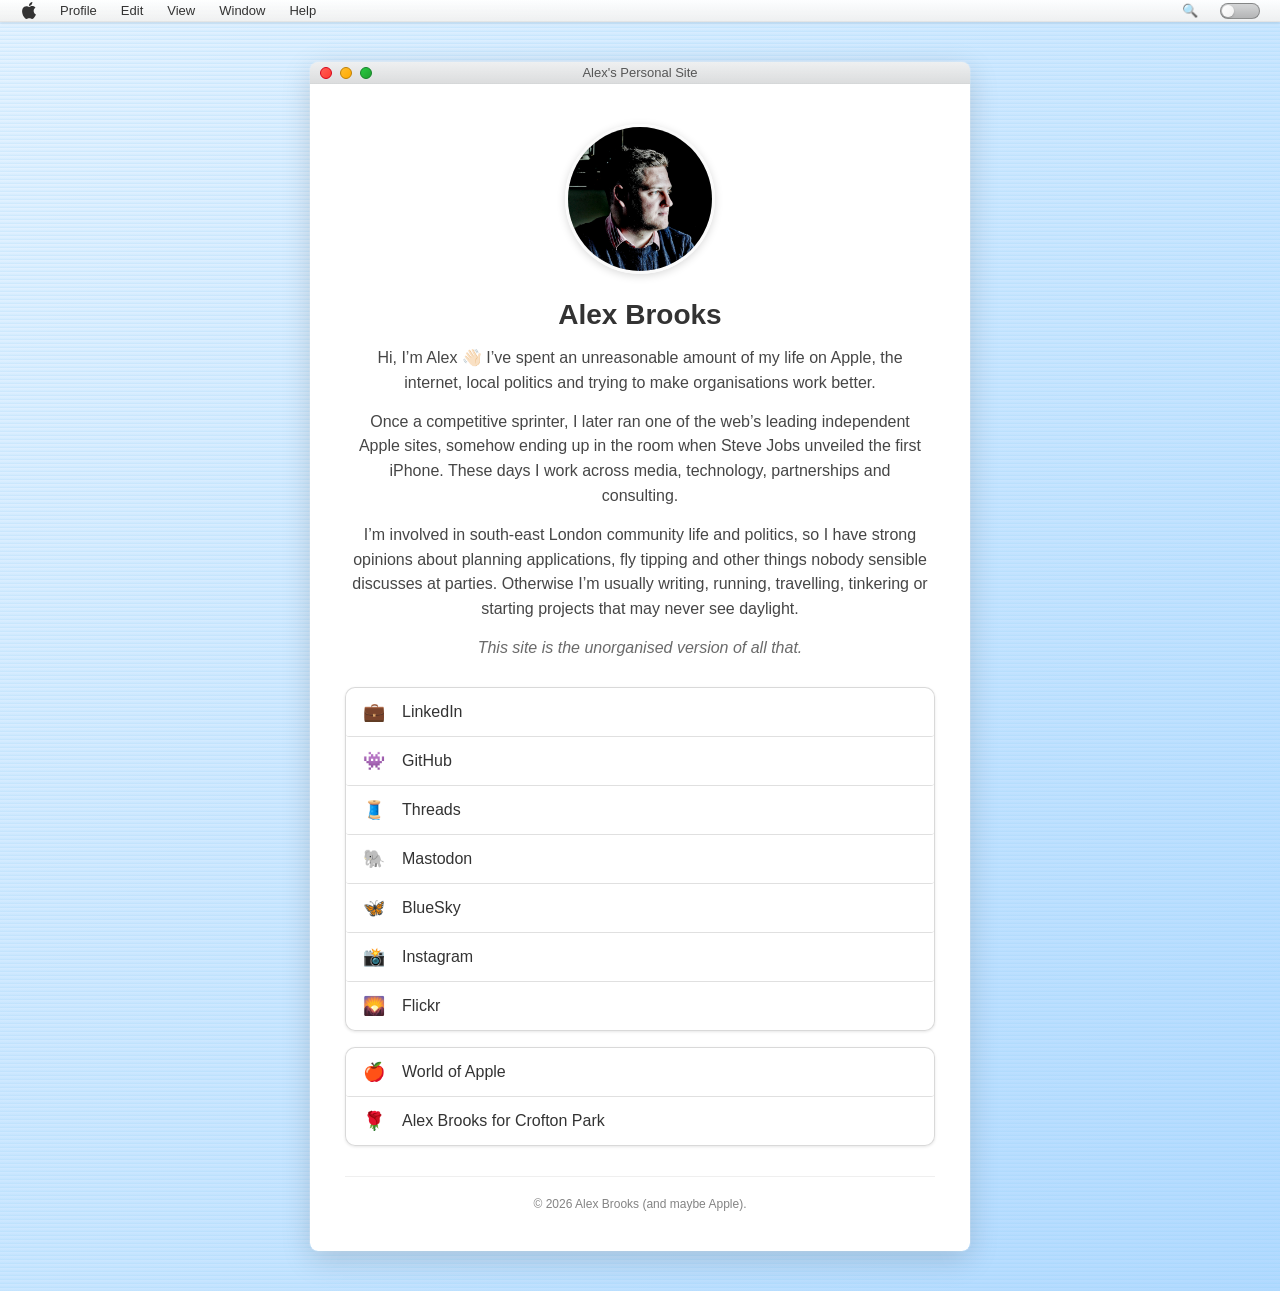
<file: index.html>
<!DOCTYPE html>
<html lang="en">

<head>
    <meta charset="UTF-8">
    <meta name="viewport" content="width=device-width, initial-scale=1.0">
    <title>Alex Brooks</title>

    <meta name="description"
        content="Alex Brooks — writer, consultant, and technology enthusiast. Sharing projects, photography, and thoughts on Apple, technology, and politics">
    <meta name="keywords"
        content="Alex Brooks, Apple enthusiast, World of Apple, photography, local activism, community projects London, politics, technology, London personal website, AlexBrooks, AlexBrooksUK">
    <meta name="author" content="Alex Brooks">

    <!-- Open Graph / Facebook -->
    <meta property="og:type" content="website">
    <meta property="og:url" content="https://alexbrooks.co.uk/">
    <meta property="og:title" content="Alex Brooks - Personal Website">
    <meta property="og:description"
        content="Personal website of Alex Brooks. Connect with me on social media and explore my work.">
    <meta property="og:image" content="https://alexbrooks.co.uk/images/alex-brooks-side.jpg">
    <meta property="og:image:width" content="800">
    <meta property="og:image:height" content="800">
    <meta property="og:image:alt" content="Alex Brooks">

    <!-- Twitter -->
    <meta property="twitter:card" content="summary_large_image">
    <meta property="twitter:url" content="https://alexbrooks.co.uk/">
    <meta property="twitter:title" content="Alex Brooks - Personal Website">
    <meta property="twitter:description"
        content="Personal website of Alex Brooks. Connect with me on social media and explore my work.">
    <meta property="twitter:image" content="https://alexbrooks.co.uk/images/alex-brooks-side.jpg">
    <meta property="twitter:image:alt" content="Alex Brooks">

    <!-- Favicons -->
    <link rel="icon" type="image/x-icon" href="images/favicon.ico">
    <link rel="icon" type="image/svg+xml" href="images/favicon.svg">
    <link rel="icon" type="image/png" sizes="16x16" href="images/favicon-16x16.png">
    <link rel="icon" type="image/png" sizes="32x32" href="images/favicon-32x32.png">
    <link rel="icon" type="image/png" sizes="64x64" href="images/favicon-64x64.png">
    <link rel="icon" type="image/png" sizes="96x96" href="images/favicon-96x96.png">
    <link rel="apple-touch-icon" sizes="180x180" href="images/apple-touch-icon.png">

    <meta name="apple-mobile-web-app-title" content="Alex Brooks">
    <meta name="application-name" content="Alex Brooks">

    <!-- SEO -->
    <meta name="robots" content="index, follow">
    <meta name="viewport" content="width=device-width, initial-scale=1.0">
    <link rel="canonical" href="https://alexbrooks.co.uk/">


    <!-- JSON-LD Structured Data -->
    <script type="application/ld+json">
    {
      "@context": "https://schema.org",
      "@type": "Person",
      "name": "Alex Brooks",
      "description": "Writer, digital transformation consultant, and technology enthusiast. Sharing projects, photography, and thoughts on Apple, technology, and politics",
      "image": "https://alexbrooks.co.uk/images/alex-brooks-side.jpg",
      "url": "https://alexbrooks.co.uk/",
      "sameAs": [
        "https://linkedin.com/in/alexbrooks",
        "https://threads.net/alexbrooks",
        "https://mastodon.social/@Alexbrooks",
        "https://bsky.app/profile/alexbrooks.co.uk",
        "https://instagram.com/alexbrooks",
        "https://www.flickr.com/photos/alexbrooks/"
      ]
    }
    </script>

    <style>
        * {
            margin: 0;
            padding: 0;
            box-sizing: border-box;
        }

        body {
            font-family: -apple-system, BlinkMacSystemFont, 'SF Pro Display', 'SF Pro Text', 'Helvetica Neue', sans-serif;
            min-height: 100vh;
            transition: all 0.3s ease;
            padding-top: 22px;
            /* Space for menu bar */
        }

        /* Light mode - Classic Aqua */
        body.light {
            background:
                linear-gradient(0deg,
                    rgba(135, 206, 250, 0.3) 0px,
                    rgba(135, 206, 250, 0.1) 1px,
                    rgba(135, 206, 250, 0.1) 2px,
                    transparent 3px),
                linear-gradient(135deg,
                    #e6f3ff 0%,
                    #cce7ff 50%,
                    #b3daff 100%);
            background-size: 100% 4px, 100% 100%;
            color: #333;
        }

        /* Dark mode - Darker Aqua */
        body.dark {
            background:
                linear-gradient(0deg,
                    rgba(70, 130, 180, 0.2) 0px,
                    rgba(70, 130, 180, 0.05) 1px,
                    rgba(70, 130, 180, 0.05) 2px,
                    transparent 3px),
                linear-gradient(135deg,
                    #1a2332 0%,
                    #253040 50%,
                    #2d3a4a 100%);
            background-size: 100% 4px, 100% 100%;
            color: #e0e0e0;
        }

        /* Mac Menu Bar */
        .menu-bar {
            position: fixed;
            top: 0;
            left: 0;
            right: 0;
            height: 22px;
            z-index: 1000;
            display: flex;
            align-items: center;
            padding: 0 10px;
            font-size: 13px;
            font-weight: 500;
        }

        .light .menu-bar {
            background: linear-gradient(180deg,
                    rgba(255, 255, 255, 0.95) 0%,
                    rgba(240, 240, 240, 0.95) 100%);
            border-bottom: 1px solid rgba(0, 0, 0, 0.1);
            box-shadow: 0 1px 3px rgba(0, 0, 0, 0.1);
            color: #333;
        }

        .dark .menu-bar {
            background: linear-gradient(180deg,
                    rgba(60, 60, 60, 0.95) 0%,
                    rgba(45, 45, 45, 0.95) 100%);
            border-bottom: 1px solid rgba(255, 255, 255, 0.1);
            box-shadow: 0 1px 3px rgba(0, 0, 0, 0.3);
            color: #e0e0e0;
        }

        .menu-item {
            padding: 0 12px;
            cursor: pointer;
            transition: background-color 0.2s;
            border-radius: 3px;
            line-height: 20px;
            display: flex;
            align-items: center;
        }

        a.menu-item {
            color: inherit;
            text-decoration: none;
        }

        a.menu-item:visited {
            color: inherit;
        }

        a.menu-item:focus {
            outline: none;
        }

        .apple-logo {
            margin-top: -1px;
            /* Fine-tune vertical alignment */
        }

        .light .menu-item:hover {
            background-color: rgba(0, 122, 255, 0.8);
            color: white;
        }

        .dark .menu-item:hover {
            background-color: rgba(0, 122, 255, 0.8);
            color: white;
        }

        .menu-spacer {
            flex-grow: 1;
        }

        .container {
            max-width: 700px;
            margin: 40px auto;
            padding: 0 20px;
        }

        /*Window styling */
        .window {
            border-radius: 8px;
            overflow: hidden;
            box-shadow:
                0 8px 30px rgba(0, 0, 0, 0.15),
                0 0 0 1px rgba(255, 255, 255, 0.2);
        }

        /* Window Title Bar */
        .title-bar {
            height: 22px;
            display: flex;
            align-items: center;
            padding: 0 10px;
            position: relative;
        }

        .light .title-bar {
            background: linear-gradient(180deg,
                    rgba(240, 240, 240, 0.95) 0%,
                    rgba(220, 220, 220, 0.95) 100%);
            border-bottom: 1px solid rgba(0, 0, 0, 0.1);
        }

        .dark .title-bar {
            background: linear-gradient(180deg,
                    rgba(80, 80, 80, 0.95) 0%,
                    rgba(65, 65, 65, 0.95) 100%);
            border-bottom: 1px solid rgba(255, 255, 255, 0.1);
        }

        .window-controls {
            display: flex;
            gap: 8px;
        }

        .control-btn {
            width: 12px;
            height: 12px;
            border-radius: 50%;
            border: 1px solid;
            cursor: pointer;
            transition: all 0.2s ease;
        }

        .close-btn {
            background: linear-gradient(135deg, #ff5f57 0%, #ff3b30 100%);
            border-color: #d70015;
        }

        .minimize-btn {
            background: linear-gradient(135deg, #ffbd2e 0%, #ffaa00 100%);
            border-color: #bf7f00;
        }

        .maximize-btn {
            background: linear-gradient(135deg, #28ca42 0%, #20a030 100%);
            border-color: #128025;
        }

        .control-btn:hover {
            filter: brightness(1.1);
            transform: scale(1.05);
        }

        .window-title {
            position: absolute;
            left: 50%;
            transform: translateX(-50%);
            font-size: 13px;
            font-weight: 500;
            opacity: 0.8;
        }

        /* Window Content */
        .profile-card {
            backdrop-filter: blur(20px);
            padding: 40px 35px;
            text-align: center;
            position: relative;
        }

        .light .profile-card {
            background: #ffffff;
        }

        .dark .profile-card {
            background: #2d3748;
        }

        /* Headshot styling */
        .headshot {
            width: 150px;
            height: 150px;
            border-radius: 50%;
            margin: 0 auto 25px;
            border: 3px solid;
            box-shadow:
                inset 0 1px 3px rgba(0, 0, 0, 0.1),
                0 2px 8px rgba(0, 0, 0, 0.15);
            background: linear-gradient(135deg, #ddd 0%, #f0f0f0 100%);
            display: flex;
            align-items: center;
            justify-content: center;
            font-size: 14px;
            color: #666;
        }

        .light .headshot {
            border-color: rgba(255, 255, 255, 0.8);
        }

        .dark .headshot {
            border-color: rgba(255, 255, 255, 0.3);
            background: linear-gradient(135deg, #444 0%, #555 100%);
            color: #999;
        }

        .name {
            font-size: 28px;
            font-weight: bold;
            margin-bottom: 15px;
            text-shadow: 0 1px 2px rgba(255, 255, 255, 0.5);
        }

        .dark .name {
            text-shadow: 0 1px 2px rgba(0, 0, 0, 0.5);
        }

        /* Biography styling */

        .bio {
            max-width: 580px;
            margin: 0 auto 26px;
            text-align: center;
            font-size: 16px;
            line-height: 1.55;
            font-weight: 400;
            opacity: 0.9;
        }

        .bio p {
            margin: 0 0 14px;
        }

        .bio p:last-child {
            margin-bottom: 0;
            font-style: italic;
            opacity: 0.8;
        }

        /* Footer styling */
        .footer {
            font-size: 12px;
            opacity: 0.6;
            text-align: center;
            margin-top: 20px;
            padding-top: 20px;
            border-top: 1px solid;
        }

        .light .footer {
            border-color: rgba(0, 0, 0, 0.1);
        }

        .dark .footer {
            border-color: rgba(255, 255, 255, 0.1);
        }

        /* Social Links - Stacked vertically */

        .social-links {
            display: flex;
            flex-direction: column;
            gap: 10px;
            align-items: center;
            max-width: 250px;
            margin: 0 auto 30px auto;
        }

        .social-btn {
            padding: 10px 24px;
            border: none;
            border-radius: 16px;
            font-size: 14px;
            font-weight: 500;
            text-decoration: none;
            display: inline-flex;
            align-items: center;
            gap: 10px;
            transition: all 0.15s ease;
            cursor: pointer;
            position: relative;
            overflow: hidden;
            width: 100%;
            justify-content: flex-start;
        }

        .light .social-btn {
            background: linear-gradient(180deg,
                    rgba(255, 255, 255, 0.95) 0%,
                    rgba(245, 245, 245, 0.95) 50%,
                    rgba(230, 230, 230, 0.95) 100%);
            border: 1px solid rgba(255, 255, 255, 0.6);
            box-shadow:
                inset 0 1px 0 rgba(255, 255, 255, 0.9),
                0 1px 3px rgba(0, 0, 0, 0.1);
            color: #333;
        }

        .dark .social-btn {
            background: linear-gradient(180deg,
                    rgba(255, 255, 255, 0.2) 0%,
                    rgba(255, 255, 255, 0.15) 50%,
                    rgba(255, 255, 255, 0.1) 100%);
            border: 1px solid rgba(255, 255, 255, 0.3);
            box-shadow:
                inset 0 1px 0 rgba(255, 255, 255, 0.3),
                0 1px 3px rgba(0, 0, 0, 0.2);
            color: #e0e0e0;
        }

        .social-btn:hover {
            transform: translateY(-1px);
        }

        .light .social-btn:hover {
            background: linear-gradient(180deg,
                    rgba(255, 255, 255, 1) 0%,
                    rgba(250, 250, 250, 1) 50%,
                    rgba(240, 240, 240, 1) 100%);
            box-shadow:
                inset 0 1px 0 rgba(255, 255, 255, 1),
                0 2px 6px rgba(0, 0, 0, 0.15);
        }

        .dark .social-btn:hover {
            background: linear-gradient(180deg,
                    rgba(255, 255, 255, 0.25) 0%,
                    rgba(255, 255, 255, 0.2) 50%,
                    rgba(255, 255, 255, 0.15) 100%);
            box-shadow:
                inset 0 1px 0 rgba(255, 255, 255, 0.4),
                0 2px 6px rgba(0, 0, 0, 0.3);
        }

        .social-btn:active {
            transform: translateY(0);
        }

        .light .social-btn:active {
            background: linear-gradient(180deg,
                    rgba(230, 230, 230, 0.95) 0%,
                    rgba(245, 245, 245, 0.95) 50%,
                    rgba(255, 255, 255, 0.95) 100%);
            box-shadow:
                inset 0 1px 2px rgba(0, 0, 0, 0.1),
                0 1px 2px rgba(0, 0, 0, 0.1);
        }

        .dark .social-btn:active {
            background: linear-gradient(180deg,
                    rgba(255, 255, 255, 0.1) 0%,
                    rgba(255, 255, 255, 0.15) 50%,
                    rgba(255, 255, 255, 0.2) 100%);
            box-shadow:
                inset 0 1px 2px rgba(0, 0, 0, 0.2),
                0 1px 2px rgba(0, 0, 0, 0.2);
        }

        /* Button Menu styling */
        .stacked-menu {
            max-width: 100%;
            margin: 0 auto 30px auto;
        }

        .menu-section {
            background: rgba(255, 255, 255, 0.8);
            border-radius: 10px;
            margin-bottom: 16px;
            overflow: hidden;
            box-shadow: 0 1px 3px rgba(0, 0, 0, 0.1);
            border: 1px solid rgba(0, 0, 0, 0.15);
        }

        .dark .menu-section {
            background: rgba(255, 255, 255, 0.1);
            box-shadow: 0 1px 3px rgba(0, 0, 0, 0.3);
            border: 1px solid rgba(255, 255, 255, 0.15);
        }

        .stacked-menu .menu-item {
            display: flex;
            align-items: center;
            padding: 12px 16px;
            text-decoration: none;
            color: inherit;
            border-bottom: 1px solid rgba(0, 0, 0, 0.12);
            transition: background-color 0.2s ease;
            position: relative;
        }

        .dark .stacked-menu .menu-item {
            border-bottom: 1px solid rgba(255, 255, 255, 0.1);
        }

        .stacked-menu .menu-item:last-child {
            border-bottom: none;
        }

        .stacked-menu .menu-item:hover {
            background-color: rgba(0, 122, 255, 0.1);
        }

        .dark .stacked-menu .menu-item:hover {
            background-color: rgba(0, 122, 255, 0.2);
        }

        /* Ensure stacked menu text stays readable on hover */
        .light .stacked-menu .menu-item:hover {
            color: #333;
        }

        .dark .stacked-menu .menu-item:hover {
            color: inherit;
        }

        .stacked-menu .menu-item:active {
            background-color: rgba(0, 122, 255, 0.2);
        }

        .dark .stacked-menu .menu-item:active {
            background-color: rgba(0, 122, 255, 0.3);
        }

        .menu-icon {
            width: 24px;
            height: 24px;
            display: flex;
            align-items: center;
            justify-content: center;
            font-size: 18px;
            margin-right: 16px;
        }

        .menu-text {
            flex: 1;
            font-size: 16px;
            font-weight: 400;
            text-align: left;
        }


        /* Theme Toggle */

        .theme-toggle {
            width: 40px;
            height: 16px;
            border-radius: 8px;
            border: none;
            cursor: pointer;
            transition: all 0.3s ease;
            position: relative;
            margin-left: 10px;
            margin-right: 10px;
        }

        /* Light mode - darker background for better visibility */
        .light .theme-toggle {
            background: linear-gradient(180deg,
                    rgba(0, 0, 0, 0.15) 0%,
                    rgba(0, 0, 0, 0.25) 100%);
            border: 1px solid rgba(0, 0, 0, 0.3);
        }

        /* Dark mode - lighter background */
        .dark .theme-toggle {
            background: linear-gradient(180deg,
                    rgba(255, 255, 255, 0.3) 0%,
                    rgba(255, 255, 255, 0.1) 100%);
            border: 1px solid rgba(255, 255, 255, 0.3);
        }

        .theme-toggle::before {
            content: '';
            position: absolute;
            top: 1px;
            left: 1px;
            width: 12px;
            height: 12px;
            border-radius: 50%;
            transition: all 0.3s ease;
            box-shadow: 0 1px 2px rgba(0, 0, 0, 0.2);
        }

        /* Light mode - white circle on dark background */
        .light .theme-toggle::before {
            background: linear-gradient(135deg,
                    #ffffff 0%,
                    #f0f0f0 100%);
        }

        /* Dark mode - dark circle on light background, moved to right */
        .dark .theme-toggle::before {
            background: linear-gradient(135deg,
                    #333333 0%,
                    #444444 100%);
            transform: translateX(22px);
        }

        @media (max-width: 480px) {
            .container {
                margin: 20px auto;
                padding: 0 15px;
            }

            .profile-card {
                padding: 22px 14px;
            }

            .headshot {
                width: 120px;
                height: 120px;
            }

            .name {
                font-size: 24px;
            }

            .bio {
                font-size: 15px;
                line-height: 1.5;
                margin-bottom: 16px;
            }

            .bio p {
                margin-bottom: 12px;
            }

            .social-links {
                max-width: 220px;
            }

            .stacked-menu {
                margin: 0 auto 20px auto;
            }

            .stacked-menu .menu-item {
                padding: 10px 14px;
            }

            .menu-text {
                font-size: 15px;
            }

            .menu-icon {
                width: 22px;
                height: 22px;
                font-size: 16px;
                margin-right: 14px;
            }

            .menu-item {
                padding: 0 8px;
                font-size: 12px;
            }
        }
    </style>
    <!-- GoSquared Analytics -->
    <script>
        !function (g, s, q, r, d) {
            r = g[r] = g[r] || function () { (r.q = r.q || []).push(arguments) };
            d = s.createElement(q); d.src = '//d1l6p2sc9645hc.cloudfront.net/gosquared.js'; q =
                s.getElementsByTagName(q)[0]; q.parentNode.insertBefore(d, q)
        }(window, document
            , 'script', '_gs');

        _gs('GSN-923931-O');
        _gs('set', 'anonymizeIP', true);
    </script>

</head>

<body class="light">
    <!-- Mac Menu Bar -->
    <div class="menu-bar">
        <div class="menu-item">
            <svg class="apple-logo" width="14" height="17" viewBox="0 0 256 315" fill="currentColor"
                xmlns="http://www.w3.org/2000/svg" preserveAspectRatio="xMidYMid">
                <path
                    d="M213.803394,167.030943 C214.2452,214.609646 255.542482,230.442639 256,230.644727 C255.650812,231.761357 249.401383,253.208293 234.24263,275.361446 C221.138555,294.513969 207.538253,313.596333 186.113759,313.991545 C165.062051,314.379442 158.292752,301.507828 134.22469,301.507828 C110.163898,301.507828 102.642899,313.596301 82.7151126,314.379442 C62.0350407,315.16201 46.2873831,293.668525 33.0744079,274.586162 C6.07529317,235.552544 -14.5576169,164.286328 13.147166,116.18047 C26.9103111,92.2909053 51.5060917,77.1630356 78.2026125,76.7751096 C98.5099145,76.3877456 117.677594,90.4371851 130.091705,90.4371851 C142.497945,90.4371851 165.790755,73.5415029 190.277627,76.0228474 C200.528668,76.4495055 229.303509,80.1636878 247.780625,107.209389 C246.291825,108.132333 213.44635,127.253405 213.803394,167.030988 M174.239142,50.1987033 C185.218331,36.9088319 192.607958,18.4081019 190.591988,0 C174.766312,0.636050225 155.629514,10.5457909 144.278109,23.8283506 C134.10507,35.5906758 125.195775,54.4170275 127.599657,72.4607932 C145.239231,73.8255433 163.259413,63.4970262 174.239142,50.1987249" />
            </svg>
        </div>
        <a href="" class="menu-item" target="_blank" rel="noopener">
            Profile
        </a>
        <div class="menu-item">Edit</div>
        <div class="menu-item">View</div>
        <div class="menu-item">Window</div>
        <div class="menu-item">Help</div>
        <div class="menu-spacer"></div>
        <div class="menu-item">🔍</div>
        <button class="theme-toggle" onclick="toggleTheme()" aria-label="Toggle dark mode"></button>
    </div>

    <div class="container">
        <div class="window">
            <!-- Mac Window Title Bar -->
            <div class="title-bar">
                <div class="window-controls">
                    <div class="control-btn close-btn"></div>
                    <div class="control-btn minimize-btn"></div>
                    <div class="control-btn maximize-btn"></div>
                </div>
                <div class="window-title">Alex's Personal Site</div>
            </div>

            <!-- Window Content -->
            <div class="profile-card">
                <div class="headshot">
                    <img src="images/alex-brooks-side.jpg" alt="Alex Brooks"
                        style="width: 100%; height: 100%; object-fit: cover; border-radius: 50%;">
                </div>

                <h1 class="name">Alex Brooks</h1>

                <div class="bio">

                    <p>
                        Hi, I’m Alex 👋🏻 I’ve spent an unreasonable amount of my life
                        on Apple, the internet, local politics and trying to make
                        organisations work better.
                    </p>

                    <p>
                        Once a competitive sprinter, I later ran one of the web’s
                        leading independent Apple sites, somehow ending up in the room
                        when Steve Jobs unveiled the first iPhone. These days I work
                        across media, technology, partnerships and consulting.
                    </p>

                    <p>
                        I’m involved in south-east London community life and politics,
                        so I have strong opinions about planning applications, fly tipping
                        and other things nobody sensible discusses at parties. Otherwise
                        I’m usually writing, running, travelling, tinkering or starting
                        projects that may never see daylight.
                    </p>

                    <p>
                        This site is the unorganised version of all that.
                    </p>

                </div>

                <!-- Stacked Menu -->
                <div class="stacked-menu">
                    <div class="menu-section">
                        <a href="https://linkedin.com/in/alexbrooks" class="menu-item">
                            <div class="menu-icon">💼</div>
                            <div class="menu-text">LinkedIn</div>
                        </a>
                        <a href="https://github.com/alexbrooks" class="menu-item">
                            <div class="menu-icon">👾</div>
                            <div class="menu-text">GitHub</div>
                        </a>
                        <a href="https://threads.net/alexbrooks" class="menu-item">
                            <div class="menu-icon">🧵</div>
                            <div class="menu-text">Threads</div>
                        </a>
                        <a href="https://mastodon.social/@Alexbrooks" class="menu-item">
                            <div class="menu-icon">🐘</div>
                            <div class="menu-text">Mastodon</div>
                        </a>
                        <a href="https://bsky.app/profile/alexbrooks.co.uk" class="menu-item">
                            <div class="menu-icon">🦋</div>
                            <div class="menu-text">BlueSky</div>
                        </a>
                        <a href="https://instagram.com/alexbrooks" class="menu-item">
                            <div class="menu-icon">📸</div>
                            <div class="menu-text">Instagram</div>
                        </a>
                        <a href="https://www.flickr.com/photos/alexbrooks/" class="menu-item">
                            <div class="menu-icon">🌄</div>
                            <div class="menu-text">Flickr</div>
                        </a>
                    </div>

                    <div class="menu-section">
                        <a href="https://worldofapple.com" class="menu-item">
                            <div class="menu-icon">🍎</div>
                            <div class="menu-text">World of Apple</div>
                        </a>
                        <a href="/crofton-park/" class="menu-item" target="_blank" rel="noopener">
                            <div class="menu-icon">&#x1F339;</div>
                            <div class="menu-text">Alex Brooks for Crofton Park</div>
                        </a>
                    </div>
                </div>

                <!-- Footer Copyright -->
                <div class="footer">
                    © 2026 Alex Brooks (and maybe Apple).
                </div>
            </div>
        </div>
    </div>

    <script>
        // Auto dark mode detection
        function getPreferredTheme() {
            const stored = localStorage.getItem('theme');
            if (stored) return stored;
            return window.matchMedia('(prefers-color-scheme: dark)').matches ? 'dark' : 'light';
        }

        function setTheme(theme) {
            document.body.className = theme;
            localStorage.setItem('theme', theme);
        }

        function toggleTheme() {
            const currentTheme = document.body.className;
            const newTheme = currentTheme === 'light' ? 'dark' : 'light';
            setTheme(newTheme);
        }

        // Initialize theme
        setTheme(getPreferredTheme());

        // Listen for system theme changes
        window.matchMedia('(prefers-color-scheme: dark)').addEventListener('change', (e) => {
            if (!localStorage.getItem('theme')) {
                setTheme(e.matches ? 'dark' : 'light');
            }
        });

        // Window control interactions (just for visual feedback)
        document.querySelectorAll('.control-btn').forEach(btn => {
            btn.addEventListener('click', (e) => {
                e.target.style.transform = 'scale(0.95)';
                setTimeout(() => {
                    e.target.style.transform = 'scale(1)';
                }, 100);
            });
        });
    </script>
</body>

</html>
</file>
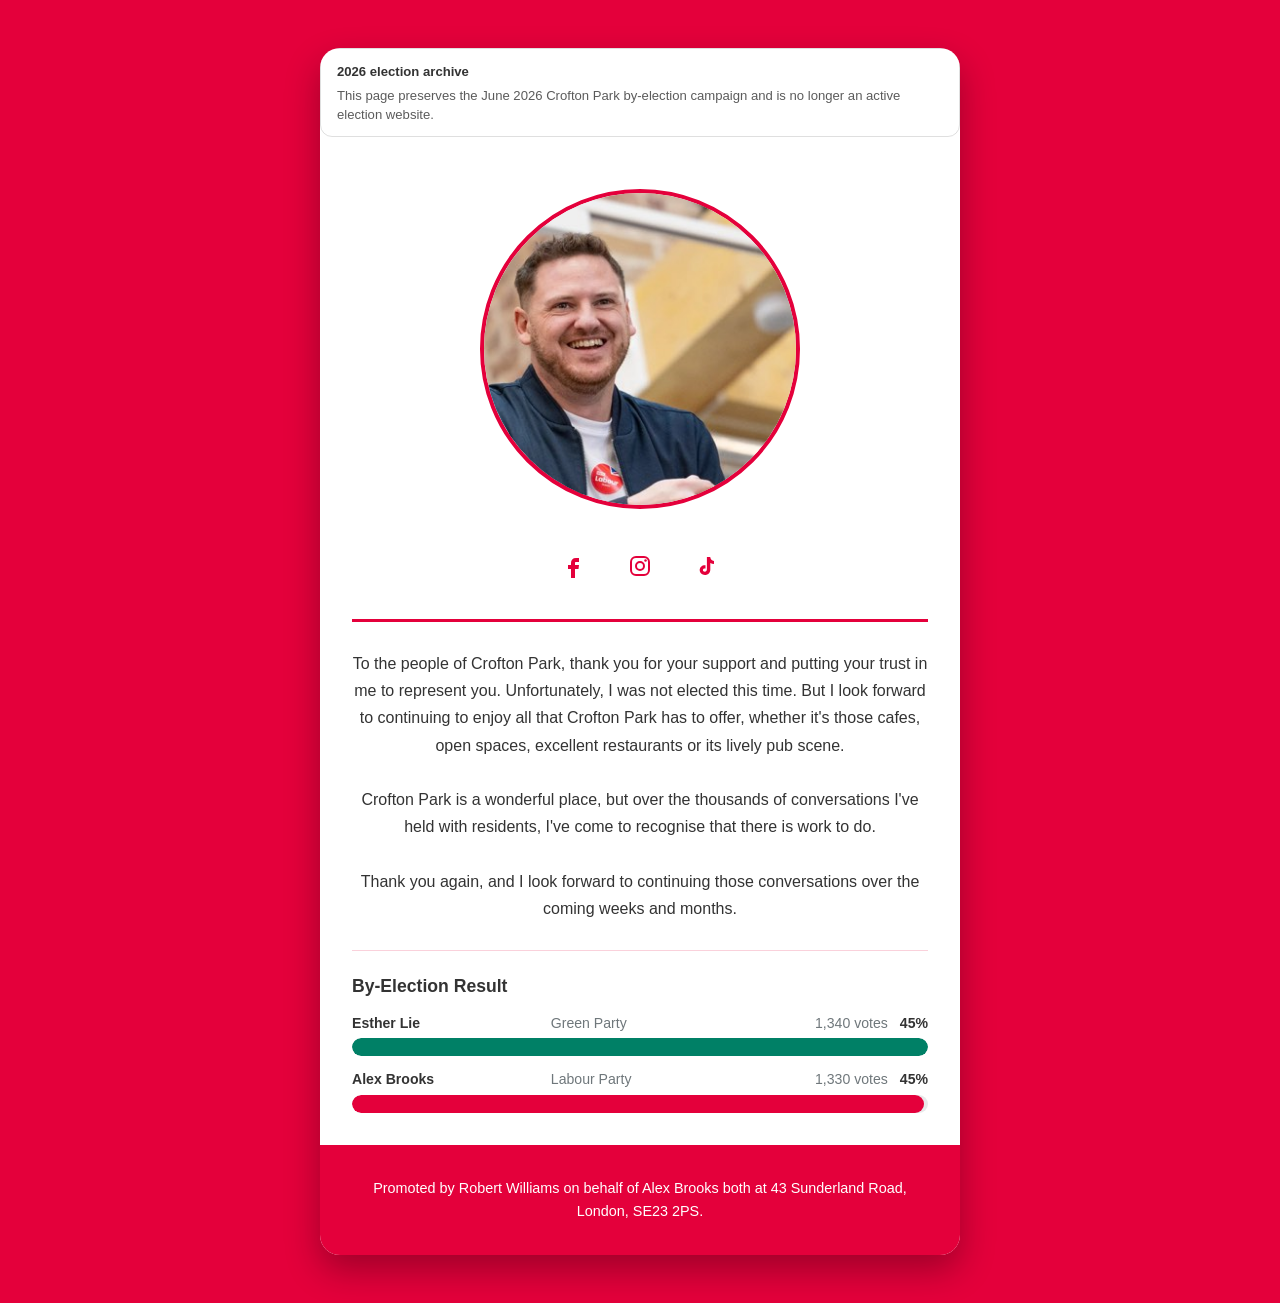
<file: crofton-park/index.html>
<!doctype html>
<html lang="en">
<head>
  <meta charset="utf-8">
  <meta name="viewport" content="width=device-width,initial-scale=1">
  <title>Alex Brooks | Crofton Park By-election 2026 (Archive)</title>
  <meta name="title" content="Alex Brooks | Crofton Park By-election 2026 (Archive)">
  <meta name="description" content="Archive of Alex Brooks’s June 2026 Crofton Park by-election campaign, election result and post-election statement.">
  <meta name="keywords" content="Alex Brooks, Crofton Park, Lewisham, London">
  <meta name="author" content="Alex Brooks">
  <meta name="robots" content="index, follow">
  <meta name="language" content="English">

  <!-- Canonical URL -->
  <link rel="canonical" href="https://alexbrooks.co.uk/crofton-park/">

  <!-- Open Graph / Facebook -->
  <meta property="og:type" content="website">
  <meta property="og:url" content="https://alexbrooks.co.uk/crofton-park/">
  <meta property="og:title" content="Alex Brooks | Crofton Park By-election 2026 (Archive)">
  <meta property="og:description" content="Archive of Alex Brooks’s June 2026 Crofton Park by-election campaign, election result and post-election statement.">
  <meta property="og:image" content="https://alexbrooks.co.uk/crofton-park/images/alex-brooks-crofton-park.webp">
  <meta property="og:image:width" content="1200">
  <meta property="og:image:height" content="630">
  <meta property="og:site_name" content="Alex Brooks">
  <meta property="og:locale" content="en_GB">

  <!-- Twitter -->
  <meta name="twitter:card" content="summary_large_image">
  <meta name="twitter:url" content="https://alexbrooks.co.uk/crofton-park/">
  <meta name="twitter:title" content="Alex Brooks | Crofton Park By-election 2026 (Archive)">
  <meta name="twitter:description" content="Archive of Alex Brooks’s June 2026 Crofton Park by-election campaign, election result and post-election statement.">
  <meta name="twitter:image" content="https://alexbrooks.co.uk/crofton-park/images/alex-brooks-crofton-park.webp">

  <!-- Favicons -->
  <link rel="icon" type="image/x-icon" href="/images/favicon.ico">
  <link rel="icon" type="image/svg+xml" href="/images/favicon.svg">
  <link rel="icon" type="image/png" sizes="16x16" href="/images/favicon-16x16.png">
  <link rel="icon" type="image/png" sizes="32x32" href="/images/favicon-32x32.png">
  <link rel="icon" type="image/png" sizes="64x64" href="/images/favicon-64x64.png">
  <link rel="icon" type="image/png" sizes="96x96" href="/images/favicon-96x96.png">
  <link rel="apple-touch-icon" sizes="180x180" href="/images/apple-touch-icon.png">

  <link rel="stylesheet" href="styles.css">

  <!-- Structured Data -->
  <script type="application/ld+json">
    {
      "@context": "https://schema.org",
      "@type": "Person",
      "name": "Alex Brooks",
      "url": "https://alexbrooks.co.uk/crofton-park/",
      "image": "https://alexbrooks.co.uk/crofton-park/images/alex-brooks-crofton-park.webp",
      "address": {
        "@type": "PostalAddress",
        "addressLocality": "Crofton Park",
        "addressRegion": "London",
        "addressCountry": "GB"
      },
      "sameAs": [
        "https://facebook.com/LabourBrooks",
        "https://instagram.com/LabourBrooks",
        "https://tiktok.com/@LabourBrooks"
      ]
    }
  </script>
</head>
<body>
  <div class="page-background profile-card-page">
    <main class="floating-container profile-card" aria-label="Alex Brooks profile">
      <div class="archive-notice" role="note"><strong>2026 election archive</strong><span>This page preserves the June 2026 Crofton Park by-election campaign and is no longer an active election website.</span></div>
      <header class="profile-header">
        <div class="header-photo-container">
          <img
            src="images/profile-320.jpg"
            srcset="images/profile-320.jpg 320w, images/profile-640.jpg 640w"
            sizes="320px"
            width="320"
            height="320"
            alt="Alex Brooks"
            class="hero-photo"
            fetchpriority="high"
            decoding="async">
        </div>

        <nav class="profile-social-links social-links" aria-label="Social links">
          <a class="social-link" href="https://facebook.com/LabourBrooks" target="_blank" rel="noopener noreferrer" aria-label="Facebook">
            <svg viewBox="0 0 24 24" aria-hidden="true" focusable="false">
              <path d="M14 8h3V4h-3c-3.3 0-5 2-5 5v2H6v4h3v9h4v-9h3.5l.5-4h-4V9c0-.7.3-1 1-1Z"/>
            </svg>
          </a>
          <a class="social-link" href="https://instagram.com/LabourBrooks" target="_blank" rel="noopener noreferrer" aria-label="Instagram">
            <svg viewBox="0 0 24 24" aria-hidden="true" focusable="false">
              <rect x="3" y="3" width="18" height="18" rx="5" fill="none" stroke="currentColor" stroke-width="2"/>
              <circle cx="12" cy="12" r="4" fill="none" stroke="currentColor" stroke-width="2"/>
              <circle cx="17.5" cy="6.5" r="1.25"/>
            </svg>
          </a>
          <a class="social-link" href="https://tiktok.com/@LabourBrooks" target="_blank" rel="noopener noreferrer" aria-label="TikTok">
            <svg viewBox="0 0 24 24" aria-hidden="true" focusable="false">
              <path d="M16.2 3c.3 2.2 1.6 3.7 3.8 3.9v3.2c-1.3 0-2.5-.4-3.7-1.1v6.5c0 3.3-2.2 5.5-5.4 5.5-3 0-5.2-2-5.2-4.9 0-3.1 2.5-5.2 5.8-4.9v3.3c-1.5-.4-2.6.3-2.6 1.5 0 1 .8 1.7 1.9 1.7 1.3 0 2.1-.8 2.1-2.4V3h3.3Z"/>
            </svg>
          </a>
        </nav>

        <div class="bio profile-card-copy">
          <p>To the people of Crofton Park, thank you for your support and putting your trust in me to represent you. Unfortunately, I was not elected this time. But I look forward to continuing to enjoy all that Crofton Park has to offer, whether it's those cafes, open spaces, excellent restaurants or its lively pub scene.</p>
          <br>
          <p>Crofton Park is a wonderful place, but over the thousands of conversations I've held with residents, I've come to recognise that there is work to do.</p>
          <br>
          <p>Thank you again, and I look forward to continuing those conversations over the coming weeks and months.</p>
        </div>

        <section class="election-result" aria-labelledby="election-result-title">
          <h2 id="election-result-title">By-Election Result</h2>

          <div class="result-bars" aria-label="Election result bar chart">
            <div class="result-row" aria-label="Esther Lie, Green Party, 1,340 votes, 45 percent">
              <div class="result-meta">
                <span class="candidate">Esther Lie</span>
                <span class="party">Green Party</span>
                <span class="votes">1,340 votes</span>
                <span class="percentage">45%</span>
              </div>
              <div class="result-track" aria-hidden="true">
                <span class="result-bar green-party" style="--result-share: 100%;"></span>
              </div>
            </div>

            <div class="result-row" aria-label="Alex Brooks, Labour and Co-operative Party, 1,330 votes, 45 percent">
              <div class="result-meta">
                <span class="candidate">Alex Brooks</span>
                <span class="party">Labour Party</span>
                <span class="votes">1,330 votes</span>
                <span class="percentage">45%</span>
              </div>
              <div class="result-track" aria-hidden="true">
                <span class="result-bar labour-party" style="--result-share: 99.3%;"></span>
              </div>
            </div>
          </div>
        </section>
      </header>
      <footer class="footer">
        <p>Promoted by Robert Williams on behalf of Alex Brooks both at 43 Sunderland Road,
London, SE23 2PS.</p>
      </footer>
    </main>
  </div>

  <script>
    window.addEventListener('load', function () {
      window._gs = window._gs || function () {
        (window._gs.q = window._gs.q || []).push(arguments);
      };
      window._gs('GSN-923931-O');
      window._gs('set', 'anonymizeIP', true);

      var script = document.createElement('script');
      script.src = 'https://d1l6p2sc9645hc.cloudfront.net/gosquared.js';
      script.async = true;
      document.head.appendChild(script);
    }, { once: true });
  </script>
</body>
</html>
</file>
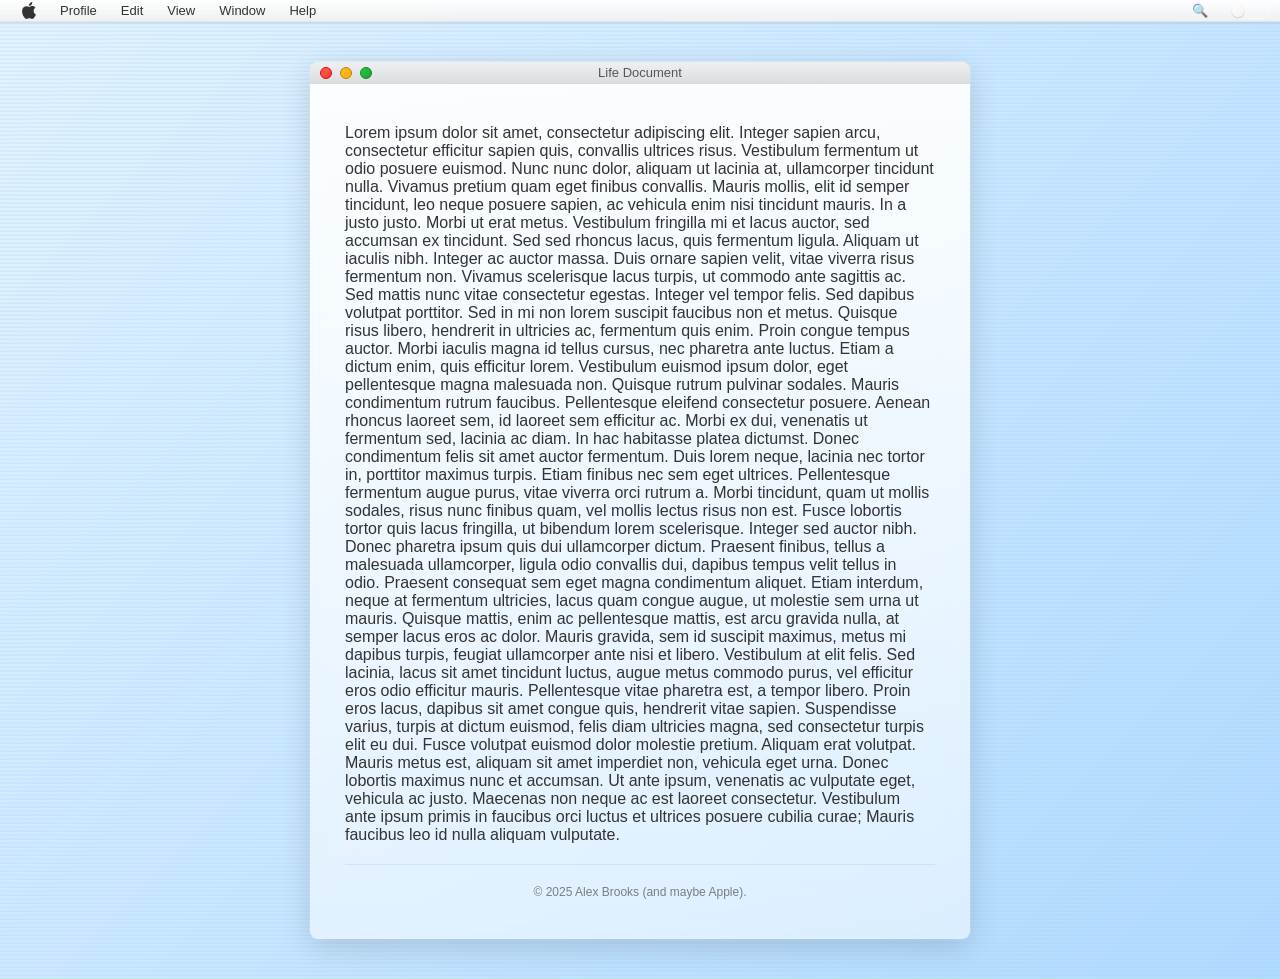
<file: bio.html>
<!DOCTYPE html>
<html lang="en">
<head>
    <meta charset="UTF-8">
    <meta name="viewport" content="width=device-width, initial-scale=1.0">
    <title>Alex Brooks</title>

    <meta name="description" content="Alex Brooks — writer, consultant, and technology enthusiast. Sharing projects, photography, and thoughts on Apple, technology, and politics">
    <meta name="keywords" content="Alex Brooks, Apple enthusiast, World of Apple, photography, local activism, community projects London, politics, technology, London personal website, AlexBrooks, AlexBrooksUK">
    <meta name="author" content="Alex Brooks">

    <!-- Open Graph / Facebook -->
    <meta property="og:type" content="website">
    <meta property="og:url" content="https://alexbrooks.co.uk/">
    <meta property="og:title" content="Alex Brooks - Personal Website">
    <meta property="og:description" content="Personal website of Alex Brooks. Connect with me on social media and explore my work.">
    <meta property="og:image" content="https://alexbrooks.co.uk/og-image.jpg">

    <!-- Twitter -->
    <meta property="twitter:card" content="summary_large_image">
    <meta property="twitter:url" content="https://alexbrooks.co.uk/">
    <meta property="twitter:title" content="Alex Brooks - Personal Website">
    <meta property="twitter:description" content="Personal website of Alex Brooks. Connect with me on social media and explore my work.">
    <meta property="twitter:image" content="https://alexbrooks.co.uk/og-image.jpg">

    <!-- Favicons -->
    <link rel="icon" type="image/x-icon" href="images/favicon.ico">
    <link rel="icon" type="image/svg+xml" href="images/favicon.svg">
    <link rel="icon" type="image/png" sizes="16x16" href="images/favicon-16x16.png">
    <link rel="icon" type="image/png" sizes="32x32" href="images/favicon-32x32.png">
    <link rel="icon" type="image/png" sizes="64x64" href="images/favicon-64x64.png">
    <link rel="icon" type="image/png" sizes="96x96" href="images/favicon-96x96.png">
    <link rel="apple-touch-icon" sizes="180x180" href="images/apple-touch-icon.png">
    
    <meta name="apple-mobile-web-app-title" content="Alex Brooks">
    <meta name="application-name" content="Alex Brooks">

    <!-- SEO -->
    <meta name="robots" content="index, follow">
    <meta name="viewport" content="width=device-width, initial-scale=1.0">
    <link rel="canonical" href="https://alexbrooks.co.uk/">

    <style>
        * {
            margin: 0;
            padding: 0;
            box-sizing: border-box;
        }

        body {
            font-family: 'Lucida Grande', -apple-system, BlinkMacSystemFont, sans-serif;
            min-height: 100vh;
            transition: all 0.3s ease;
            padding-top: 22px; /* Space for menu bar */
        }

        /* Light mode - Classic Aqua */
        body.light {
            background: 
                linear-gradient(0deg, 
                    rgba(135, 206, 250, 0.3) 0px,
                    rgba(135, 206, 250, 0.1) 1px,
                    rgba(135, 206, 250, 0.1) 2px,
                    transparent 3px
                ),
                linear-gradient(
                    135deg,
                    #e6f3ff 0%,
                    #cce7ff 50%,
                    #b3daff 100%
                );
            background-size: 100% 4px, 100% 100%;
            color: #333;
        }

        /* Dark mode - Darker Aqua */
        body.dark {
            background: 
                linear-gradient(0deg, 
                    rgba(70, 130, 180, 0.2) 0px,
                    rgba(70, 130, 180, 0.05) 1px,
                    rgba(70, 130, 180, 0.05) 2px,
                    transparent 3px
                ),
                linear-gradient(
                    135deg,
                    #1a2332 0%,
                    #253040 50%,
                    #2d3a4a 100%
                );
            background-size: 100% 4px, 100% 100%;
            color: #e0e0e0;
        }

        /* Mac Menu Bar */
        .menu-bar {
            position: fixed;
            top: 0;
            left: 0;
            right: 0;
            height: 22px;
            z-index: 1000;
            display: flex;
            align-items: center;
            padding: 0 10px;
            font-size: 13px;
            font-weight: 500;
        }

        .light .menu-bar {
            background: linear-gradient(
                180deg,
                rgba(255, 255, 255, 0.95) 0%,
                rgba(240, 240, 240, 0.95) 100%
            );
            border-bottom: 1px solid rgba(0, 0, 0, 0.1);
            box-shadow: 0 1px 3px rgba(0, 0, 0, 0.1);
            color: #333;
        }

        .dark .menu-bar {
            background: linear-gradient(
                180deg,
                rgba(60, 60, 60, 0.95) 0%,
                rgba(45, 45, 45, 0.95) 100%
            );
            border-bottom: 1px solid rgba(255, 255, 255, 0.1);
            box-shadow: 0 1px 3px rgba(0, 0, 0, 0.3);
            color: #e0e0e0;
        }

        .menu-item {
            padding: 0 12px;
            cursor: pointer;
            transition: background-color 0.2s;
            border-radius: 3px;
            line-height: 20px;
            display: flex;
            align-items: center;
        }

        a.menu-item {
            color: inherit;
            text-decoration: none;
        }

        a.menu-item:visited {
            color: inherit;
        }

        a.menu-item:focus {
            outline: none;
        }
        .apple-logo {
            margin-top: -1px; /* Fine-tune vertical alignment */
        }

        .light .menu-item:hover {
            background-color: rgba(0, 122, 255, 0.8);
            color: white;
        }

        .dark .menu-item:hover {
            background-color: rgba(0, 122, 255, 0.8);
            color: white;
        }

        .menu-spacer {
            flex-grow: 1;
        }

        .container {
            max-width: 700px;
            margin: 40px auto;
            padding: 0 20px;
        }

        /* Mac Window styling */
        .window {
            border-radius: 8px;
            overflow: hidden;
            box-shadow: 
                0 8px 30px rgba(0, 0, 0, 0.15),
                0 0 0 1px rgba(255, 255, 255, 0.2);
        }

        /* Window Title Bar */
        .title-bar {
            height: 22px;
            display: flex;
            align-items: center;
            padding: 0 10px;
            position: relative;
        }

        .light .title-bar {
            background: linear-gradient(
                180deg,
                rgba(240, 240, 240, 0.95) 0%,
                rgba(220, 220, 220, 0.95) 100%
            );
            border-bottom: 1px solid rgba(0, 0, 0, 0.1);
        }

        .dark .title-bar {
            background: linear-gradient(
                180deg,
                rgba(80, 80, 80, 0.95) 0%,
                rgba(65, 65, 65, 0.95) 100%
            );
            border-bottom: 1px solid rgba(255, 255, 255, 0.1);
        }

        .window-controls {
            display: flex;
            gap: 8px;
        }

        .control-btn {
            width: 12px;
            height: 12px;
            border-radius: 50%;
            border: 1px solid;
            cursor: pointer;
            transition: all 0.2s ease;
        }

        .close-btn {
            background: linear-gradient(135deg, #ff5f57 0%, #ff3b30 100%);
            border-color: #d70015;
        }

        .minimize-btn {
            background: linear-gradient(135deg, #ffbd2e 0%, #ffaa00 100%);
            border-color: #bf7f00;
        }

        .maximize-btn {
            background: linear-gradient(135deg, #28ca42 0%, #20a030 100%);
            border-color: #128025;
        }

        .control-btn:hover {
            filter: brightness(1.1);
            transform: scale(1.05);
        }

        .window-title {
            position: absolute;
            left: 50%;
            transform: translateX(-50%);
            font-size: 13px;
            font-weight: 500;
            opacity: 0.8;
        }

        /* Window Content */
        .profile-card {
            backdrop-filter: blur(20px);
            padding: 40px 35px;
            text-align: center;
            position: relative;
        }

        .light .profile-card {
            background: linear-gradient(
                180deg,
                rgba(255, 255, 255, 0.9) 0%,
                rgba(255, 255, 255, 0.7) 50%,
                rgba(255, 255, 255, 0.5) 100%
            );
        }

        .dark .profile-card {
            background: linear-gradient(
                180deg,
                rgba(255, 255, 255, 0.15) 0%,
                rgba(255, 255, 255, 0.1) 50%,
                rgba(255, 255, 255, 0.05) 100%
            );
        }

        .content {
            backdrop-filter: blur(20px);
            padding: 40px 35px;
            position: relative;
            min-height: 400px;
        }

        .light .content {
            background: linear-gradient(
                180deg,
                rgba(255, 255, 255, 0.9) 0%,
                rgba(255, 255, 255, 0.7) 50%,
                rgba(255, 255, 255, 0.5) 100%
            );
        }

        .dark .content {
            background: linear-gradient(
                180deg,
                rgba(255, 255, 255, 0.15) 0%,
                rgba(255, 255, 255, 0.1) 50%,
                rgba(255, 255, 255, 0.05) 100%
            );
        }

        /* Typography for content */
        .content h1 {
            font-size: 28px;
            font-weight: bold;
            margin-bottom: 20px;
            text-shadow: 0 1px 2px rgba(255, 255, 255, 0.5);
        }

        .dark .content h1 {
            text-shadow: 0 1px 2px rgba(0, 0, 0, 0.5);
        }

        .content h2 {
            font-size: 22px;
            font-weight: 600;
            margin: 25px 0 15px 0;
            opacity: 0.9;
        }

        .content p {
            font-size: 16px;
            line-height: 1.6;
            margin-bottom: 15px;
            opacity: 0.9;
        }

        /* Footer styling */
        .footer {
            font-size: 12px;
            opacity: 0.6;
            text-align: center;
            margin-top: 20px;
            padding-top: 20px;
            border-top: 1px solid;
        }

        .light .footer {
            border-color: rgba(0, 0, 0, 0.1);
        }

        .dark .footer {
            border-color: rgba(255, 255, 255, 0.1);
        }

        /* Aqua button styling - Stacked vertically */
        .social-links {
            display: flex;
            flex-direction: column;
            gap: 10px;
            align-items: center;
            max-width: 250px;
            margin: 0 auto 30px auto;
        }

        /* Theme toggle in menu bar */
        .theme-toggle {
            width: 40px;
            height: 16px;
            border-radius: 8px;
            border: none;
            cursor: pointer;
            transition: all 0.3s ease;
            background: linear-gradient(
                180deg,
                rgba(255, 255, 255, 0.3) 0%,
                rgba(255, 255, 255, 0.1) 100%
            );
            border: 1px solid rgba(255, 255, 255, 0.3);
            position: relative;
            margin-left: 10px;
        }

        .theme-toggle::before {
            content: '';
            position: absolute;
            top: 1px;
            left: 1px;
            width: 12px;
            height: 12px;
            border-radius: 50%;
            background: linear-gradient(
                135deg,
                rgba(255, 255, 255, 0.9) 0%,
                rgba(240, 240, 240, 0.9) 100%
            );
            transition: all 0.3s ease;
            box-shadow: 0 1px 2px rgba(0, 0, 0, 0.2);
        }

        .dark .theme-toggle::before {
            transform: translateX(22px);
        }

        @media (max-width: 480px) {
            .container {
                margin: 20px auto;
                padding: 0 15px;
            }
            
            .profile-card {
                padding: 30px 25px;
            }
            
            .headshot {
                width: 120px;
                height: 120px;
            }
            
            .name {
                font-size: 24px;
            }
            
            .bio {
                font-size: 15px;
            }
            
            .social-links {
                max-width: 220px;
            }
            
            .menu-item {
                padding: 0 8px;
                font-size: 12px;
            }
        }
    </style>
</head>
<body class="light">
    <!-- Mac Menu Bar -->
    <div class="menu-bar">
        <div class="menu-item">
            <svg class="apple-logo" width="14" height="17" viewBox="0 0 256 315" fill="currentColor" xmlns="http://www.w3.org/2000/svg" preserveAspectRatio="xMidYMid">
        <path d="M213.803394,167.030943 C214.2452,214.609646 255.542482,230.442639 256,230.644727 C255.650812,231.761357 249.401383,253.208293 234.24263,275.361446 C221.138555,294.513969 207.538253,313.596333 186.113759,313.991545 C165.062051,314.379442 158.292752,301.507828 134.22469,301.507828 C110.163898,301.507828 102.642899,313.596301 82.7151126,314.379442 C62.0350407,315.16201 46.2873831,293.668525 33.0744079,274.586162 C6.07529317,235.552544 -14.5576169,164.286328 13.147166,116.18047 C26.9103111,92.2909053 51.5060917,77.1630356 78.2026125,76.7751096 C98.5099145,76.3877456 117.677594,90.4371851 130.091705,90.4371851 C142.497945,90.4371851 165.790755,73.5415029 190.277627,76.0228474 C200.528668,76.4495055 229.303509,80.1636878 247.780625,107.209389 C246.291825,108.132333 213.44635,127.253405 213.803394,167.030988 M174.239142,50.1987033 C185.218331,36.9088319 192.607958,18.4081019 190.591988,0 C174.766312,0.636050225 155.629514,10.5457909 144.278109,23.8283506 C134.10507,35.5906758 125.195775,54.4170275 127.599657,72.4607932 C145.239231,73.8255433 163.259413,63.4970262 174.239142,50.1987249"/>
    </svg>
        </div>
        <a href="" class="menu-item" target="_blank" rel="noopener">
                            Profile
        </a>
        <div class="menu-item">Edit</div>
        <div class="menu-item">View</div>
        <div class="menu-item">Window</div>
        <div class="menu-item">Help</div>
        <div class="menu-spacer"></div>
        <div class="menu-item">🔍</div>
        <button class="theme-toggle" onclick="toggleTheme()" aria-label="Toggle dark mode"></button>
    </div>
    
    <div class="container">
        <div class="window">
            <!-- Mac Window Title Bar -->
            <div class="title-bar">
                <div class="window-controls">
                    <div class="control-btn close-btn"></div>
                    <div class="control-btn minimize-btn"></div>
                    <div class="control-btn maximize-btn"></div>
                </div>
                <div class="window-title">Life Document</div>
            </div>
            
            <!-- Window Content -->
            <div class="content">
                Lorem ipsum dolor sit amet, consectetur adipiscing elit. Integer sapien arcu, consectetur efficitur sapien quis, convallis ultrices risus. Vestibulum fermentum ut odio posuere euismod. Nunc nunc dolor, aliquam ut lacinia at, ullamcorper tincidunt nulla. Vivamus pretium quam eget finibus convallis. Mauris mollis, elit id semper tincidunt, leo neque posuere sapien, ac vehicula enim nisi tincidunt mauris. In a justo justo. Morbi ut erat metus. Vestibulum fringilla mi et lacus auctor, sed accumsan ex tincidunt. Sed sed rhoncus lacus, quis fermentum ligula. Aliquam ut iaculis nibh. Integer ac auctor massa. Duis ornare sapien velit, vitae viverra risus fermentum non. Vivamus scelerisque lacus turpis, ut commodo ante sagittis ac. Sed mattis nunc vitae consectetur egestas.

Integer vel tempor felis. Sed dapibus volutpat porttitor. Sed in mi non lorem suscipit faucibus non et metus. Quisque risus libero, hendrerit in ultricies ac, fermentum quis enim. Proin congue tempus auctor. Morbi iaculis magna id tellus cursus, nec pharetra ante luctus. Etiam a dictum enim, quis efficitur lorem. Vestibulum euismod ipsum dolor, eget pellentesque magna malesuada non.

Quisque rutrum pulvinar sodales. Mauris condimentum rutrum faucibus. Pellentesque eleifend consectetur posuere. Aenean rhoncus laoreet sem, id laoreet sem efficitur ac. Morbi ex dui, venenatis ut fermentum sed, lacinia ac diam. In hac habitasse platea dictumst. Donec condimentum felis sit amet auctor fermentum. Duis lorem neque, lacinia nec tortor in, porttitor maximus turpis. Etiam finibus nec sem eget ultrices. Pellentesque fermentum augue purus, vitae viverra orci rutrum a. Morbi tincidunt, quam ut mollis sodales, risus nunc finibus quam, vel mollis lectus risus non est. Fusce lobortis tortor quis lacus fringilla, ut bibendum lorem scelerisque.

Integer sed auctor nibh. Donec pharetra ipsum quis dui ullamcorper dictum. Praesent finibus, tellus a malesuada ullamcorper, ligula odio convallis dui, dapibus tempus velit tellus in odio. Praesent consequat sem eget magna condimentum aliquet. Etiam interdum, neque at fermentum ultricies, lacus quam congue augue, ut molestie sem urna ut mauris. Quisque mattis, enim ac pellentesque mattis, est arcu gravida nulla, at semper lacus eros ac dolor. Mauris gravida, sem id suscipit maximus, metus mi dapibus turpis, feugiat ullamcorper ante nisi et libero. Vestibulum at elit felis. Sed lacinia, lacus sit amet tincidunt luctus, augue metus commodo purus, vel efficitur eros odio efficitur mauris. Pellentesque vitae pharetra est, a tempor libero. Proin eros lacus, dapibus sit amet congue quis, hendrerit vitae sapien.

Suspendisse varius, turpis at dictum euismod, felis diam ultricies magna, sed consectetur turpis elit eu dui. Fusce volutpat euismod dolor molestie pretium. Aliquam erat volutpat. Mauris metus est, aliquam sit amet imperdiet non, vehicula eget urna. Donec lobortis maximus nunc et accumsan. Ut ante ipsum, venenatis ac vulputate eget, vehicula ac justo. Maecenas non neque ac est laoreet consectetur. Vestibulum ante ipsum primis in faucibus orci luctus et ultrices posuere cubilia curae; Mauris faucibus leo id nulla aliquam vulputate.

            <!-- Footer Copyright -->
                <div class="footer">
                    © 2025 Alex Brooks (and maybe Apple).
                </div>
            </div>
        </div>
    

    <script>
        // Auto dark mode detection
        function getPreferredTheme() {
            const stored = localStorage.getItem('theme');
            if (stored) return stored;
            return window.matchMedia('(prefers-color-scheme: dark)').matches ? 'dark' : 'light';
        }

        function setTheme(theme) {
            document.body.className = theme;
            localStorage.setItem('theme', theme);
        }

        function toggleTheme() {
            const currentTheme = document.body.className;
            const newTheme = currentTheme === 'light' ? 'dark' : 'light';
            setTheme(newTheme);
        }

        // Initialize theme
        setTheme(getPreferredTheme());

        // Listen for system theme changes
        window.matchMedia('(prefers-color-scheme: dark)').addEventListener('change', (e) => {
            if (!localStorage.getItem('theme')) {
                setTheme(e.matches ? 'dark' : 'light');
            }
        });

        // Window control interactions (just for visual feedback)
        document.querySelectorAll('.control-btn').forEach(btn => {
            btn.addEventListener('click', (e) => {
                e.target.style.transform = 'scale(0.95)';
                setTimeout(() => {
                    e.target.style.transform = 'scale(1)';
                }, 100);
            });
        });
    </script>
</body>
</html>
</file>
<file: crofton-park/styles.css>
/* Labour Party Brand Colors */
:root {
    --labour-red: #E4003B;
    --labour-dark-red: #A4002B;
    --labour-light: #FFFFFF;
    --labour-grey: #6F777B;
    --labour-text: #333333;

    /* Light Mode (default) */
    --background: var(--labour-red);
    --card-bg: var(--labour-light);
    --text-primary: var(--labour-text);
    --text-secondary: var(--labour-grey);
    --border-color: var(--labour-red);
}

/* Dark Mode - follows system preference */
@media (prefers-color-scheme: dark) {
    :root {
        --background: #1a1a1a;
        --card-bg: #2d2d2d;
        --text-primary: #e0e0e0;
        --text-secondary: #b0b0b0;
        --border-color: #404040;
    }
}

/* Reset and Base Styles */
* {
    margin: 0;
    padding: 0;
    box-sizing: border-box;
}

body {
    font-family: -apple-system, BlinkMacSystemFont, 'Segoe UI', Roboto, 'Helvetica Neue', Arial, sans-serif;
    line-height: 1.6;
    color: var(--labour-text);
    margin: 0;
    padding: 0;
}

/* Page Background - Solid Labour Red */
.page-background {
    min-height: 100vh;
    background-color: var(--background);
    padding: 3rem 1.5rem;
    display: flex;
    justify-content: center;
    align-items: flex-start;
    transition: background-color 0.3s ease;
}

/* Floating Container */
.floating-container {
    max-width: 900px;
    width: 100%;
    background-color: var(--card-bg);
    border-radius: 20px;
    box-shadow: 0 15px 35px rgba(0, 0, 0, 0.3);
    overflow: hidden;
    transition: background-color 0.3s ease, box-shadow 0.3s ease;
}

@media (prefers-color-scheme: dark) {
    .floating-container {
        box-shadow: 0 15px 35px rgba(0, 0, 0, 0.6);
    }
}

/* Header / Profile Section */
.profile-header {
    background-color: var(--card-bg);
    padding: 2rem 2rem;
    text-align: center;
    transition: background-color 0.3s ease;
}

.header-photo-container {
    margin-bottom: 1.5rem;
    width: 100%;
    overflow: hidden;
}

.hero-photo {
    width: 320px;
    height: 320px;
    object-fit: cover;
    border: 4px solid var(--labour-red);
    border-radius: 50%;
    max-width: 100%;
}

.profile-header h1 {
    font-size: 2.5rem;
    font-weight: 700;
    margin-bottom: 0.5rem;
    color: var(--text-primary);
    transition: color 0.3s ease;
}

.subtitle {
    font-size: 1.2rem;
    font-weight: 600;
    margin-bottom: 1rem;
    color: var(--labour-red);
    display: flex;
    align-items: center;
    justify-content: center;
    flex-wrap: wrap;
    gap: 0.5rem;
}

.subtitle-part {
    display: inline-block;
}

.subtitle-separator {
    color: var(--labour-red);
    opacity: 0.6;
    font-weight: 400;
    font-size: 1.4rem;
    line-height: 1;
}

.bio {
    font-size: 1rem;
    line-height: 1.7;
    color: var(--text-primary);
    max-width: 620px;
    margin: 0.75rem auto 0;
    transition: color 0.3s ease;
}

.bio p {
    color: inherit;
}

.profile-card-page {
    align-items: center;
}

.profile-card {
    max-width: 640px;
}

.profile-social-links {
    justify-content: center;
    margin: 0 auto 1.75rem;
}

.profile-card-copy {
    margin-top: 0;
    padding-top: 1.75rem;
    border-top: 3px solid var(--labour-red);
}

.profile-card-copy p {
    margin-bottom: 0;
}

/* Election Result */
.election-result {
    max-width: 620px;
    margin: 1.75rem auto 0;
    padding-top: 1.5rem;
    border-top: 1px solid rgba(228, 0, 59, 0.18);
    text-align: left;
}

.election-result h2 {
    margin-bottom: 1rem;
    color: var(--text-primary);
    font-size: 1.1rem;
    line-height: 1.3;
}

.result-bars {
    display: grid;
    gap: 0.9rem;
}

.result-row {
    display: grid;
    gap: 0.35rem;
}

.result-meta {
    display: grid;
    grid-template-columns: minmax(7rem, 1fr) minmax(10rem, 1.35fr) auto auto;
    gap: 0.75rem;
    align-items: baseline;
    color: var(--text-secondary);
    font-size: 0.88rem;
    line-height: 1.35;
}

.candidate {
    color: var(--text-primary);
    font-weight: 700;
}

.party {
    min-width: 0;
}

.votes,
.percentage {
    white-space: nowrap;
    font-variant-numeric: tabular-nums;
}

.percentage {
    color: var(--text-primary);
    font-weight: 700;
}

.result-track {
    height: 1.1rem;
    overflow: hidden;
    border-radius: 999px;
    background-color: rgba(111, 119, 123, 0.16);
}

.result-bar {
    display: block;
    width: var(--result-share);
    height: 100%;
    border-radius: inherit;
}

.green-party {
    background-color: #008066;
}

.labour-party {
    background-color: var(--labour-red);
}

@media (prefers-color-scheme: dark) {
    .election-result {
        border-top-color: rgba(224, 224, 224, 0.18);
    }

    .result-track {
        background-color: rgba(224, 224, 224, 0.16);
    }
}

/* Contact Section */
.contact-section {
    background-color: var(--card-bg);
    padding: 1.5rem 2rem;
    display: flex;
    justify-content: space-between;
    align-items: center;
    flex-wrap: wrap;
    gap: 1rem;
    border-bottom: 3px solid var(--labour-red);
    transition: background-color 0.3s ease;
}

.contact-text {
    color: var(--text-primary);
    font-size: 1rem;
    font-weight: 500;
    margin: 0;
    transition: color 0.3s ease;
}

.social-links {
    display: flex;
    gap: 1rem;
}

.social-link {
    width: 50px;
    height: 50px;
    display: flex;
    align-items: center;
    justify-content: center;
    background-color: var(--labour-light);
    color: var(--labour-red);
    border-radius: 50%;
    text-decoration: none;
    transition: all 0.3s ease;
}

.social-link:hover {
    background-color: var(--labour-dark-red);
    color: var(--labour-light);
    transform: scale(1.1);
}

.social-link svg {
    width: 24px;
    height: 24px;
    fill: currentColor;
}

.contact-actions {
    display: flex;
    align-items: center;
    gap: 1rem;
    flex-wrap: wrap;
}

.email-btn {
    background: var(--labour-red);
    color: var(--labour-light);
    padding: 0.6rem 1rem;
    border-radius: 6px;
    text-decoration: none;
    font-weight: 700;
}

/* Page Sections */
.page-section {
    background-color: var(--card-bg);
    border-top: 3px solid var(--labour-red);
    transition: background-color 0.3s ease;
}

.page-section:first-of-type {
    border-top: none;
}

.section-header {
    background-color: var(--labour-red);
    padding: 1.5rem 2rem;
}

.section-header h2 {
    margin: 0;
    font-size: 1.4rem;
    font-weight: 700;
    color: var(--labour-light);
}

.content-inner {
    padding: 2rem;
}

.content-inner p {
    margin-bottom: 1.25rem;
    line-height: 1.7;
    font-size: 1rem;
    color: var(--text-primary);
    transition: color 0.3s ease;
}

.content-inner p:last-child {
    margin-bottom: 0;
}

.content-inner p:has(+ .priorities-list) {
    margin-bottom: 0.5rem;
}

.content-inner ul {
    margin-bottom: 1.5rem;
}

.content-inner ul:last-child {
    margin-bottom: 0;
}

/* Priorities List */
.priorities-list {
    list-style: none;
    padding: 0;
    padding-top: 0.25rem;
}

.priorities-list li {
    padding: 1rem 0;
    padding-left: 2.5rem;
    position: relative;
    line-height: 1.7;
    font-size: 1rem;
    border-bottom: 2px solid rgba(228, 0, 59, 0.1);
    color: var(--text-primary);
    transition: color 0.3s ease;
}

.priorities-list li:last-child {
    border-bottom: none;
    padding-bottom: 0;
}

.priorities-list li::before {
    content: "✓";
    position: absolute;
    left: 0;
    color: var(--labour-red);
    font-weight: bold;
    font-size: 1.5rem;
    top: 0.8rem;
}

.priorities-list strong {
    color: var(--labour-red);
    font-size: 1.05rem;
}

/* Contact Form */
.casework-notice {
    background-color: rgba(228, 0, 59, 0.1);
    border-left: 4px solid var(--labour-red);
    padding: 1rem 1.25rem;
    margin-bottom: 1.5rem;
    font-size: 0.95rem;
    color: var(--text-primary);
    line-height: 1.6;
}

.casework-notice a {
    color: var(--labour-dark-red);
    font-weight: 600;
    text-decoration: underline;
    text-decoration-thickness: 2px;
    text-underline-offset: 2px;
    transition: color 0.3s ease;
}

.priorities-intro {
    margin-top: 1.5rem;
    margin-bottom: 1rem;
}

.casework-notice a:hover {
    color: var(--labour-dark-red);
}

@media (prefers-color-scheme: dark) {
    .casework-notice {
        background-color: rgba(228, 0, 59, 0.15);
    }
}

.contact-form {
    padding: 0;
}

.form-group {
    margin-bottom: 1.5rem;
}

.form-group label {
    display: block;
    margin-bottom: 0.5rem;
    font-weight: 700;
    font-size: 1rem;
    color: var(--text-primary);
    transition: color 0.3s ease;
}

.form-group input,
.form-group textarea {
    width: 100%;
    padding: 0.75rem 1rem;
    border: 2px solid #ddd;
    border-radius: 8px;
    font-size: 1rem;
    font-family: inherit;
    transition: border-color 0.3s ease, background-color 0.3s ease, color 0.3s ease;
    background-color: var(--card-bg);
    color: var(--text-primary);
}

@media (prefers-color-scheme: dark) {

    .form-group input,
    .form-group textarea {
        border-color: #555;
    }
}

.form-group input:focus,
.form-group textarea:focus {
    outline: none;
    border-color: var(--labour-red);
}

.checkbox-group {
    margin-bottom: 2rem;
}

.checkbox-label {
    display: flex;
    align-items: flex-start;
    gap: 0.75rem;
    cursor: pointer;
    font-weight: 400;
}

.checkbox-label input[type="checkbox"] {
    width: auto;
    min-width: 20px;
    height: 20px;
    margin-top: 0.15rem;
    cursor: pointer;
    accent-color: var(--labour-red);
}

.checkbox-text {
    color: var(--text-primary);
    font-size: 1rem;
    line-height: 1.6;
    transition: color 0.3s ease;
}

.submit-btn {
    width: auto;
    padding: 1.25rem 3rem;
    background-color: var(--labour-red);
    color: var(--labour-light);
    border: none;
    border-radius: 50px;
    font-size: 1.2rem;
    font-weight: 700;
    cursor: pointer;
    transition: all 0.3s ease;
    text-transform: uppercase;
    letter-spacing: 1px;
    display: block;
    margin: 0 auto;
}

.hero-cta {
    display: inline-block;
    margin-top: 1.25rem;
    text-decoration: none;
}

.submit-btn:hover {
    background-color: var(--labour-dark-red);
    transform: translateY(-3px);
    box-shadow: 0 6px 20px rgba(228, 0, 59, 0.3);
}

.submit-btn:active {
    transform: translateY(0);
}

/* Priority Cloud Styles */
.priority-cloud {
    display: flex;
    flex-wrap: wrap;
    gap: 1rem;
    justify-content: center;
    padding: 0.25rem 0;
    min-height: 300px;
}

.priority-bubble {
    display: inline-flex;
    align-items: center;
    justify-content: center;
    padding: 0.3rem 0.8rem;
    background-color: rgba(228, 0, 59, 0.1);
    border: 2px solid var(--labour-red);
    border-radius: 50px;
    cursor: pointer;
    transition: all 0.3s ease;
    font-family: inherit;
    min-width: 90px;
    color: var(--text-primary);
}

.priority-bubble:hover {
    transform: scale(1.05);
    background-color: rgba(228, 0, 59, 0.2);
    box-shadow: 0 4px 12px rgba(228, 0, 59, 0.3);
}

.priority-bubble.selected {
    background-color: var(--labour-red);
    border-color: var(--labour-red);
    color: var(--labour-light);
    transform: scale(1.08);
    box-shadow: 0 6px 16px rgba(228, 0, 59, 0.4);
}

.priority-label {
    font-weight: 600;
    font-size: 0.85rem;
    text-align: center;
    color: inherit;
}

.selection-count {
    text-align: center;
    font-weight: 600;
    font-size: 1.1rem;
    color: var(--labour-red);
    margin-top: 1rem;
}

#selectedCount {
    font-size: 1.3rem;
    font-weight: 700;
}

@media (prefers-color-scheme: dark) {
    .priority-bubble {
        background-color: rgba(228, 0, 59, 0.15);
        color: var(--text-primary);
    }

    .priority-bubble:hover {
        background-color: rgba(228, 0, 59, 0.25);
    }
}

/* Footer */
.footer {
    background-color: var(--labour-red);
    color: var(--labour-light);
    padding: 2rem;
    text-align: center;
}

.footer p {
    margin-bottom: 0.75rem;
    font-size: 1rem;
}

.footer p:last-child {
    margin-bottom: 0;
    font-size: 0.9rem;
}

/* Mobile Responsiveness */
@media (max-width: 768px) {
    .page-background {
        padding: 1rem 0.5rem;
    }

    .profile-header {
        padding: 1.5rem;
    }

    .profile-header h1 {
        font-size: 2rem;
    }

    .subtitle {
        font-size: 1rem;
    }

    .contact-section {
        flex-direction: column;
        align-items: stretch;
        padding: 1.25rem;
    }

    .social-links {
        justify-content: center;
    }

    .social-link {
        width: 45px;
        height: 45px;
    }

    .section-header {
        padding: 1.25rem 1.5rem;
    }

    .section-header h2 {
        font-size: 1.2rem;
    }

    .content-inner {
        padding: 1.5rem;
    }

    .content-inner p,
    .priorities-list li {
        font-size: 0.95rem;
    }

    .priorities-list li {
        padding-left: 2.25rem;
    }

    .priorities-list strong {
        font-size: 1rem;
    }

    .form-group label {
        font-size: 1rem;
    }

    .form-group input,
    .form-group textarea {
        font-size: 0.95rem;
        padding: 0.7rem 0.85rem;
    }

    .submit-btn {
        font-size: 1.1rem;
        padding: 1rem;
    }

    .priority-bubble {
        min-width: 90px;
        padding: 0.3rem 0.8rem;
    }

    .priority-label {
        font-size: 0.8rem;
    }
}

@media (max-width: 480px) {
    .profile-header h1 {
        font-size: 1.75rem;
    }

    .subtitle {
        font-size: 0.95rem;
    }

    .section-header {
        padding: 1rem 1.25rem;
    }

    .section-header h2 {
        font-size: 1.1rem;
    }

    .content-inner {
        padding: 1.25rem;
    }

    .election-result {
        margin-top: 1.5rem;
        padding-top: 1.25rem;
    }

    .result-meta {
        grid-template-columns: 1fr auto;
        gap: 0.2rem 0.75rem;
    }

    .candidate,
    .party {
        grid-column: 1 / 2;
    }

    .votes,
    .percentage {
        grid-column: 2 / 3;
        text-align: right;
    }
}

.archive-notice {display:flex;flex-wrap:wrap;gap:.3rem .65rem;align-items:baseline;padding:.8rem 1rem;margin-bottom:1.25rem;border:1px solid rgba(128,128,128,.25);border-radius:.75rem;font-size:.82rem;line-height:1.45}
.archive-notice strong{font-weight:700}.archive-notice span{opacity:.8}
</file>
